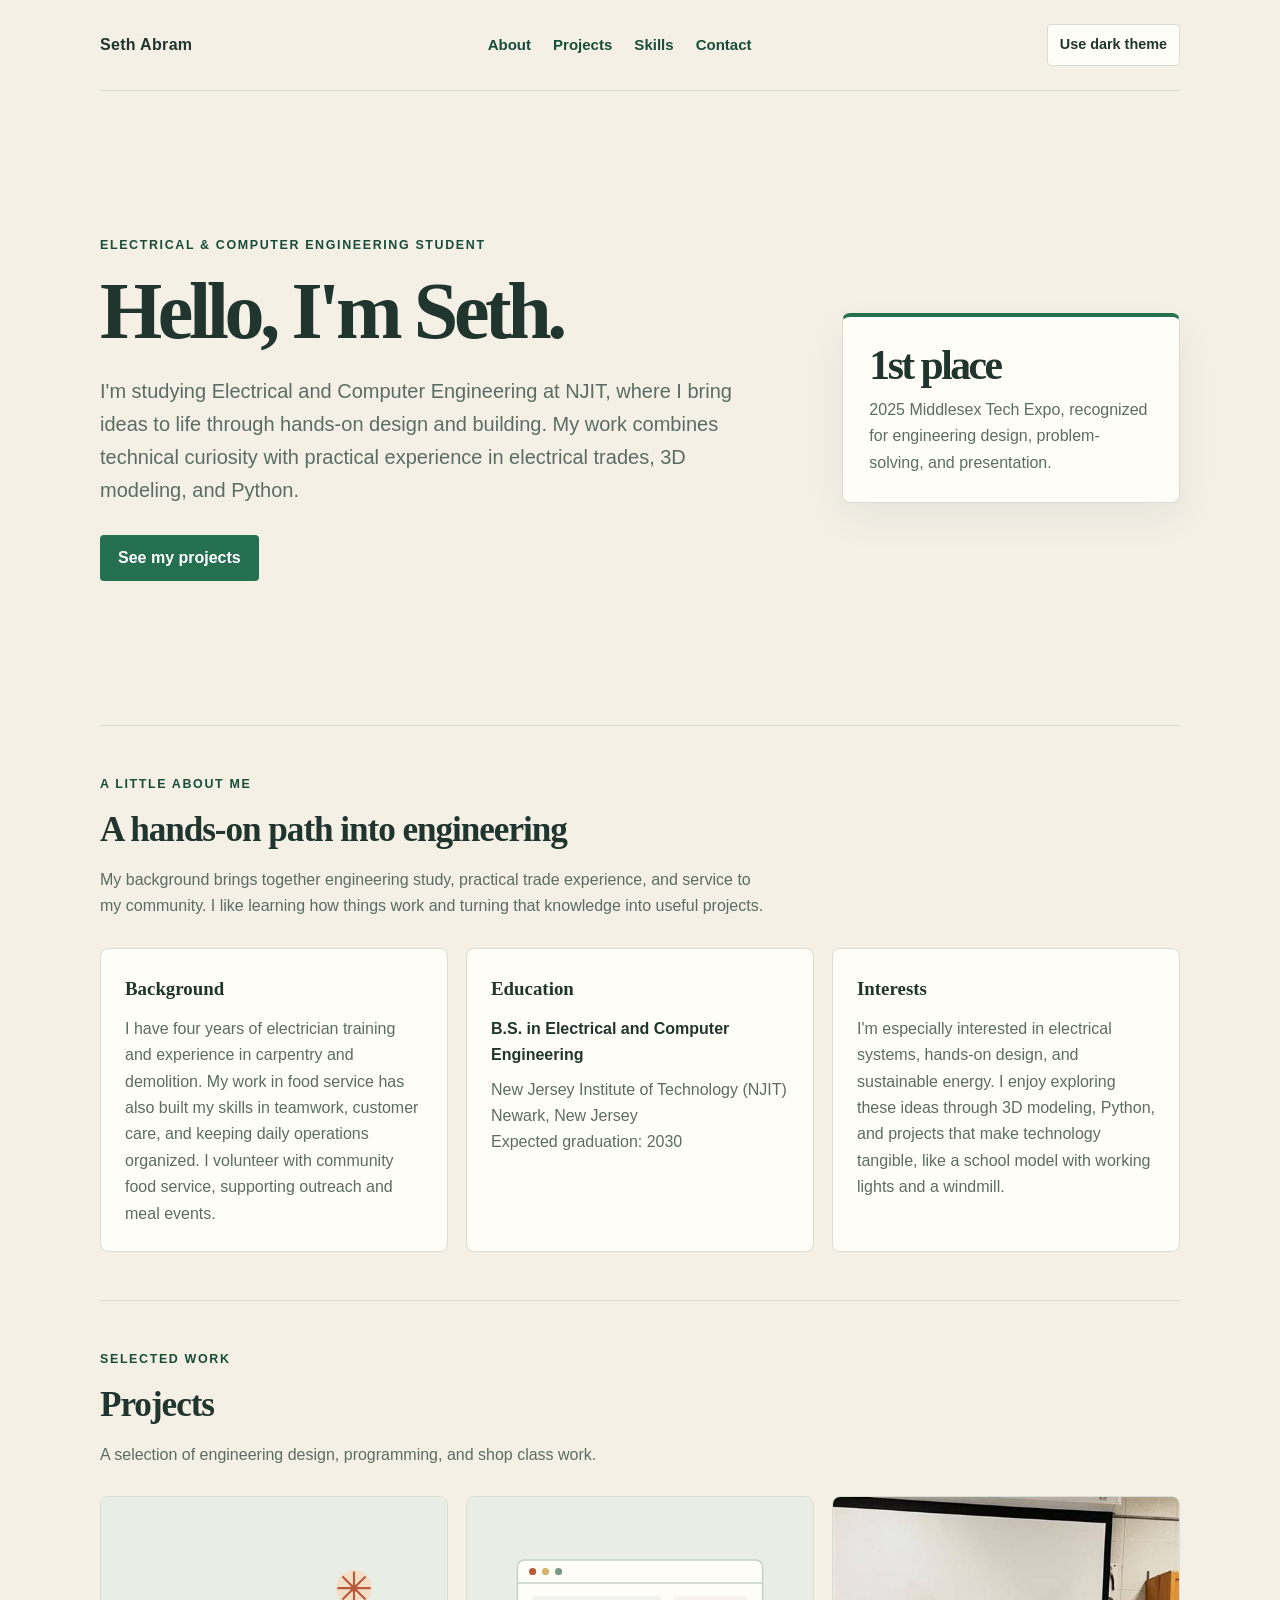
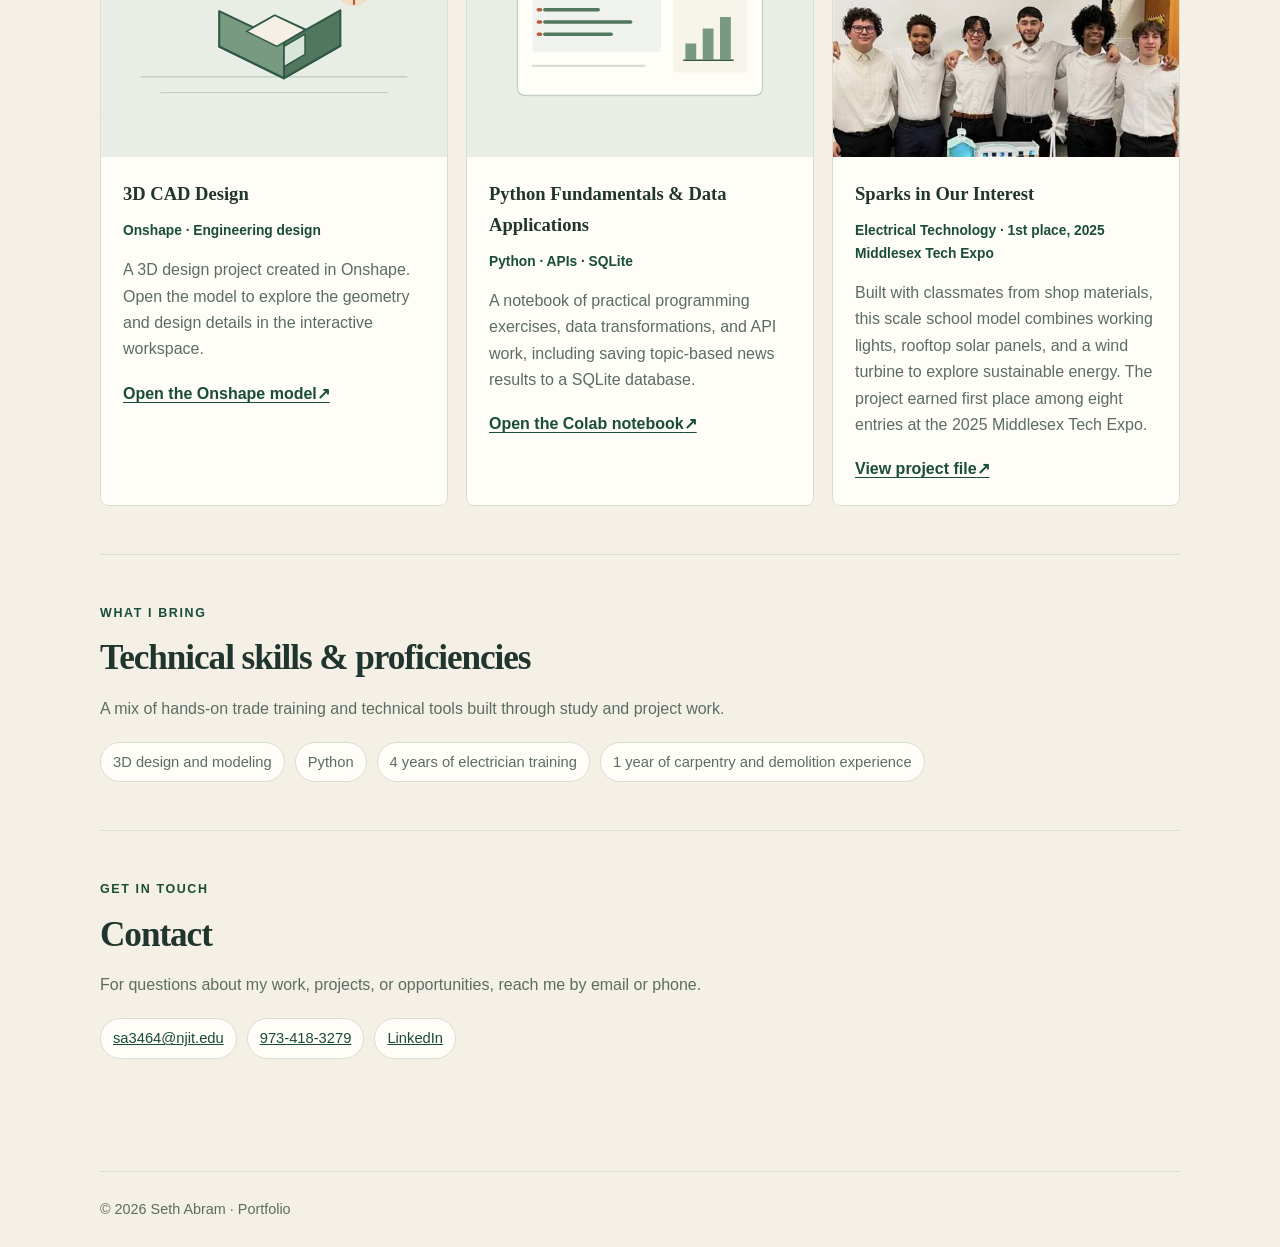
<file: index.html>
﻿<!doctype html>
<html lang="en">
<head>
  <meta charset="utf-8">
  <meta name="viewport" content="width=device-width, initial-scale=1">
  <meta name="description" content="Seth Abram's portfolio: electrical and computer engineering, hands-on projects, and community work.">
  <title>Seth Abram | Engineering Portfolio</title>
  <link rel="stylesheet" href="styles.css">
  <noscript>
    <style>
      @media (max-width: 720px) { header.menu-enhanced:not(.menu-open) nav { display: flex; } }
    </style>
  </noscript>
</head>
<body>
  <div class="shell">
    <header class="menu-enhanced">
      <a class="brand" href="#home">Seth Abram</a>
      <button class="menu-toggle" type="button" aria-controls="site-navigation" aria-expanded="false">
        <span class="menu-icon" aria-hidden="true"><span></span><span></span><span></span></span>
        <span class="menu-label">Menu</span>
      </button>
      <nav id="site-navigation" aria-label="Main navigation">
        <a href="#about">About</a>
        <a href="#project">Projects</a>
        <a href="#skills">Skills</a>
        <a href="#contact">Contact</a>
      </nav>
      <button class="theme-toggle" type="button" aria-pressed="false">Use dark theme</button>
    </header>

    <main id="home">
      <section class="hero" aria-labelledby="intro-title">
        <div>
          <p class="eyebrow">Electrical &amp; Computer Engineering Student</p>
          <h1 id="intro-title">Hello, I'm Seth.</h1>
          <p class="lead">I'm studying Electrical and Computer Engineering at NJIT, where I bring ideas to life through hands-on design and building. My work combines technical curiosity with practical experience in electrical trades, 3D modeling, and Python.</p>
          <a class="button" href="#project">See my projects</a>
        </div>
        <aside class="highlight" aria-label="Project award">
          <strong>1st place</strong>
          <p>2025 Middlesex Tech Expo, recognized for engineering design, problem-solving, and presentation.</p>
        </aside>
      </section>

      <section class="section" id="about" aria-labelledby="about-title">
        <p class="eyebrow">A little about me</p>
        <h2 id="about-title">A hands-on path into engineering</h2>
        <p class="section-intro">My background brings together engineering study, practical trade experience, and service to my community. I like learning how things work and turning that knowledge into useful projects.</p>
        <div class="about-grid">
          <article class="about-card">
            <h3>Background</h3>
            <p>I have four years of electrician training and experience in carpentry and demolition. My work in food service has also built my skills in teamwork, customer care, and keeping daily operations organized. I volunteer with community food service, supporting outreach and meal events.</p>
          </article>
          <article class="about-card">
            <h3>Education</h3>
            <p class="detail">B.S. in Electrical and Computer Engineering</p>
            <p>New Jersey Institute of Technology (NJIT)<br>Newark, New Jersey<br>Expected graduation: 2030</p>
          </article>
          <article class="about-card">
            <h3>Interests</h3>
            <p>I'm especially interested in electrical systems, hands-on design, and sustainable energy. I enjoy exploring these ideas through 3D modeling, Python, and projects that make technology tangible, like a school model with working lights and a windmill.</p>
          </article>
        </div>
      </section>

      <section class="section" id="project" aria-labelledby="project-title">
        <p class="eyebrow">Selected work</p>
        <h2 id="project-title">Projects</h2>
        <p class="section-intro">A selection of engineering design, programming, and shop class work.</p>
        <div class="project-grid">
          <article class="project">
            <figure class="project-visual">
              <svg viewBox="0 0 480 240" role="img" aria-labelledby="cad-art-title" xmlns="http://www.w3.org/2000/svg">
                <title id="cad-art-title">Illustrated 3D CAD model preview</title>
                <rect width="480" height="240" fill="#e8eee6"/>
                <path d="M55 189H425M82 211H398" stroke="#c3d2c5" stroke-width="2"/>
                <path d="m164 147 77-43 91 42-78 45z" fill="#b9cbbb" stroke="#315947" stroke-width="3" stroke-linejoin="round"/>
                <path d="m164 147 90 44v-50l-90-43z" fill="#789a80" stroke="#315947" stroke-width="3" stroke-linejoin="round"/>
                <path d="m254 191 78-45v-49l-78 44z" fill="#52775f" stroke="#315947" stroke-width="3" stroke-linejoin="round"/>
                <path d="m202 126 39-22 42 20-39 23z" fill="#f4f0e6" stroke="#315947" stroke-width="2"/>
                <path d="m254 147 29-17v28l-29 17z" fill="#d9e5d9" stroke="#315947" stroke-width="2"/>
                <circle cx="351" cy="66" r="25" fill="#f3dfc8"/>
                <path d="M351 43v46M328 66h46M335 50l32 32M367 50l-32 32" stroke="#b85c3c" stroke-width="3"/>
                <circle cx="351" cy="66" r="5" fill="#b85c3c"/>
              </svg>
            </figure>
            <div class="project-copy">
              <h3>3D CAD Design</h3>
              <span class="tag">Onshape · Engineering design</span>
              <p>A 3D design project created in Onshape. Open the model to explore the geometry and design details in the interactive workspace.</p>
              <a class="project-link" href="https://njit.onshape.com/documents/0aea7aea014eb0422e56f4d3/w/9cc1cb31d724f7c63276c599/e/1fc36db1c52118f32a6496ce" target="_blank" rel="noopener noreferrer">Open the Onshape model <span aria-hidden="true">&#8599;</span></a>
            </div>
          </article>

          <article class="project">
            <figure class="project-visual">
              <svg viewBox="0 0 480 240" role="img" aria-labelledby="python-art-title" xmlns="http://www.w3.org/2000/svg">
                <title id="python-art-title">Illustrated Python notebook preview</title>
                <rect width="480" height="240" fill="#e8eee6"/>
                <rect x="70" y="27" width="340" height="188" rx="10" fill="#fffdf7" stroke="#c3d2c5" stroke-width="2"/>
                <path d="M70 59h340" stroke="#c3d2c5" stroke-width="2"/>
                <circle cx="91" cy="43" r="5" fill="#b85c3c"/><circle cx="109" cy="43" r="5" fill="#d7b16d"/><circle cx="127" cy="43" r="5" fill="#789a80"/>
                <rect x="91" y="77" width="178" height="78" rx="5" fill="#f0f3ed"/>
                <path d="M108 96h74M108 113h119M108 130h92" stroke="#52775f" stroke-width="5" stroke-linecap="round"/>
                <path d="M99 96h3M99 113h3M99 130h3" stroke="#b85c3c" stroke-width="5" stroke-linecap="round"/>
                <rect x="286" y="77" width="103" height="106" rx="5" fill="#f7f4eb"/>
                <path d="M303 165v-22h15v22M327 165v-43h15v43M351 165v-59h15v59" fill="#789a80"/>
                <path d="M300 166h70" stroke="#315947" stroke-width="2"/>
                <path d="M91 174h155" stroke="#d8ded3" stroke-width="3" stroke-linecap="round"/>
              </svg>
            </figure>
            <div class="project-copy">
              <h3>Python Fundamentals &amp; Data Applications</h3>
              <span class="tag">Python · APIs · SQLite</span>
              <p>A notebook of practical programming exercises, data transformations, and API work, including saving topic-based news results to a SQLite database.</p>
              <a class="project-link" href="https://colab.research.google.com/drive/19fRnEFeNv5ZPYm5_3ECFX3wJeFePKDI2" target="_blank" rel="noopener noreferrer">Open the Colab notebook <span aria-hidden="true">&#8599;</span></a>
            </div>
          </article>

          <article class="project">
            <figure class="project-visual">
              <img src="assets/sparks-in-our-interest.jpg" alt="Students standing with their scale school model, which includes working lights, rooftop solar panels, and a wind turbine." width="500" height="618" loading="lazy" decoding="async">
            </figure>
            <div class="project-copy">
              <h3>Sparks in Our Interest</h3>
              <span class="tag">Electrical Technology · 1st place, 2025 Middlesex Tech Expo</span>
              <p>Built with classmates from shop materials, this scale school model combines working lights, rooftop solar panels, and a wind turbine to explore sustainable energy. The project earned first place among eight entries at the 2025 Middlesex Tech Expo.</p>
              <a class="project-link" href="https://drive.google.com/file/d/19LQHEqdbEwi-O47jrmDjEgJBhbJyBkG-/view?usp=sharing" target="_blank" rel="noopener noreferrer">View project file <span aria-hidden="true">&#8599;</span></a>
            </div>
          </article>
        </div>
      </section>
      <section class="section" id="skills" aria-labelledby="skills-title">
        <p class="eyebrow">What I bring</p>
        <h2 id="skills-title">Technical skills &amp; proficiencies</h2>
        <p class="section-intro">A mix of hands-on trade training and technical tools built through study and project work.</p>
        <ul class="skills">
          <li>3D design and modeling</li>
          <li>Python</li>
          <li>4 years of electrician training</li>
          <li>1 year of carpentry and demolition experience</li>
        </ul>
      </section>

      <section class="section" id="contact" aria-labelledby="contact-title">
        <p class="eyebrow">Get in touch</p>
        <h2 id="contact-title">Contact</h2>
        <p class="section-intro">For questions about my work, projects, or opportunities, reach me by email or phone.</p>
        <ul class="skills" aria-label="Contact details">
          <li><a href="mailto:sa3464@njit.edu">sa3464@njit.edu</a></li>
          <li><a href="tel:+19734183279">973-418-3279</a></li>
          <li><a href="https://www.linkedin.com/in/seth-abram-7b9298439/" target="_blank" rel="noopener noreferrer">LinkedIn</a></li>
        </ul>
      </section>
    </main>

    <footer>
      <p>© <span id="year">2026</span> Seth Abram · Portfolio</p>
    </footer>
  </div>
  <script>
    const siteHeader = document.querySelector("header");
    const menuToggle = document.querySelector(".menu-toggle");
    const siteNavigation = document.getElementById("site-navigation");
    const menuLabel = document.querySelector(".menu-label");
    const themeToggle = document.querySelector(".theme-toggle");
    const root = document.documentElement;
    const mobileLayout = window.matchMedia("(max-width: 720px)");
    const projectCards = document.querySelectorAll(".project");

    if ("IntersectionObserver" in window && !window.matchMedia("(prefers-reduced-motion: reduce)").matches) {
      const projectObserver = new IntersectionObserver((entries, observer) => {
        entries.forEach((entry) => {
          if (entry.isIntersecting) {
            entry.target.classList.add("is-visible");
            observer.unobserve(entry.target);
          }
        });
      }, { rootMargin: "0px 0px -32px 0px", threshold: 0.12 });

      root.classList.add("motion-ready");
      projectCards.forEach((card) => projectObserver.observe(card));
    }

    document.getElementById("year").textContent = new Date().getFullYear();

    menuToggle.addEventListener("click", () => {
      const isOpen = siteHeader.classList.toggle("menu-open");
      menuToggle.setAttribute("aria-expanded", String(isOpen));
      menuLabel.textContent = isOpen ? "Close menu" : "Menu";
    });
    siteNavigation.addEventListener("click", (event) => {
      if (event.target.closest("a") && mobileLayout.matches) {
        siteHeader.classList.remove("menu-open");
        menuToggle.setAttribute("aria-expanded", "false");
        menuLabel.textContent = "Menu";
        menuToggle.focus();
      }
    });
    document.addEventListener("keydown", (event) => {
      if (event.key === "Escape" && siteHeader.classList.contains("menu-open")) {
        siteHeader.classList.remove("menu-open");
        menuToggle.setAttribute("aria-expanded", "false");
        menuLabel.textContent = "Menu";
        menuToggle.focus();
      }
    });

    const setTheme = (theme) => {
      const isDark = theme === "dark";
      root.dataset.theme = isDark ? "dark" : "light";
      themeToggle.setAttribute("aria-pressed", String(isDark));
      themeToggle.textContent = isDark ? "Use light theme" : "Use dark theme";
    };
    try {
      const savedTheme = localStorage.getItem("portfolio-theme");
      if (savedTheme === "dark" || savedTheme === "light") setTheme(savedTheme);
    } catch {
      // Theme switching still works when browser storage is unavailable.
    }
    themeToggle.addEventListener("click", () => {
      const nextTheme = root.dataset.theme === "dark" ? "light" : "dark";
      setTheme(nextTheme);
      try {
        localStorage.setItem("portfolio-theme", nextTheme);
      } catch {
        // Keep the selected theme for this page view if storage is unavailable.
      }
    });
  </script>
</body>
</html>
</file>
<file: styles.css>
﻿    :root {
      color-scheme: light;
      --paper: #f4f0e6;
      --ink: #20352d;
      --muted: #5b6d63;
      --accent: #267052;
      --accent-dark: #194d39;
      --line: #d8ded3;
      --card: #fffdf7;
      --focus: #98472e;
      font-family: Arial, Helvetica, sans-serif;
    }

    * { box-sizing: border-box; }

    html { scroll-behavior: smooth; }

    body {
      margin: 0;
      background: var(--paper);
      color: var(--ink);
      line-height: 1.65;
    }

    a {
      color: var(--accent-dark);
      transition: color 180ms ease;
    }
    a:hover { color: var(--focus); }
    a:focus-visible { outline: 3px solid var(--focus); outline-offset: 4px; }

    .shell { width: min(1080px, calc(100% - 40px)); margin-inline: auto; }

    header {
      display: flex;
      align-items: center;
      justify-content: space-between;
      gap: 24px;
      padding-block: 24px;
      border-bottom: 1px solid var(--line);
    }

    .brand {
      color: var(--ink);
      font-size: 1rem;
      font-weight: 750;
      letter-spacing: .02em;
      text-decoration: none;
    }

    nav { display: flex; flex-wrap: wrap; gap: 22px; }
    nav a { font-size: .94rem; font-weight: 650; text-decoration: none; }

    main { padding-bottom: 64px; }

    .hero {
      display: grid;
      grid-template-columns: minmax(0, 1.45fr) minmax(220px, .75fr);
      align-items: center;
      gap: clamp(36px, 7vw, 92px);
      padding-block: clamp(72px, 12vw, 144px);
    }

    .eyebrow {
      margin: 0 0 14px;
      color: var(--accent-dark);
      font-size: .78rem;
      font-weight: 800;
      letter-spacing: .13em;
      text-transform: uppercase;
    }

    h1, h2, h3, p { margin-top: 0; }
    h1, h2, h3, .highlight strong { font-family: Georgia, "Times New Roman", serif; }
    h1 { max-width: 740px; margin-bottom: 22px; font-size: clamp(2.5rem, 7vw, 5rem); line-height: 1.04; letter-spacing: -.055em; }
    h2 { margin-bottom: 16px; font-size: clamp(1.6rem, 3vw, 2.2rem); line-height: 1.2; letter-spacing: -.03em; }
    .lead { max-width: 680px; margin-bottom: 28px; color: var(--muted); font-size: clamp(1.08rem, 2vw, 1.25rem); }

    .button {
      display: inline-flex;
      align-items: center;
      min-height: 46px;
      padding: 10px 18px;
      border-radius: 4px;
      background: var(--accent);
      color: white;
      font-weight: 700;
      text-decoration: none;
      transition: background-color 180ms ease, box-shadow 180ms ease, transform 180ms ease;
    }

    .button:hover { background: var(--accent-dark); color: white; }

    .highlight {
      padding: 26px;
      border: 1px solid var(--line);
      border-top: 4px solid var(--accent);
      border-radius: 8px;
      background: var(--card);
      box-shadow: 0 16px 40px rgb(23 42 53 / 6%);
    }

    .highlight strong { display: block; margin-bottom: 8px; font-size: 2.6rem; line-height: 1.1; letter-spacing: -.06em; }
    .highlight p { margin-bottom: 0; color: var(--muted); }

    .section { padding-block: 48px; border-top: 1px solid var(--line); }
    .section-intro { max-width: 670px; color: var(--muted); }

    .about-grid {
      display: grid;
      grid-template-columns: repeat(3, minmax(0, 1fr));
      gap: 18px;
      margin-top: 28px;
    }

    .about-card {
      padding: 24px;
      border: 1px solid var(--line);
      border-radius: 8px;
      background: var(--card);
    }

    .about-card h3 { margin-bottom: 12px; font-size: 1.18rem; }
    .about-card p { margin-bottom: 0; color: var(--muted); }
    .about-card .detail { margin-bottom: 8px; color: var(--ink); font-weight: 700; }

    .project-grid {
      display: grid;
      grid-template-columns: repeat(3, minmax(0, 1fr));
      gap: 18px;
      margin-top: 28px;
    }

    .project {
      overflow: hidden;
      border: 1px solid var(--line);
      border-radius: 8px;
      background: var(--card);
      transition: box-shadow 180ms ease, transform 180ms ease;
    }

    .project-visual {
      display: grid;
      height: 260px;
      margin: 0;
      place-items: center;
      overflow: hidden;
      background: #e8eee6;
    }

    .project-visual svg { display: block; width: 100%; height: 100%; }
    .project-visual img { display: block; width: 100%; height: 100%; object-fit: contain; }
    .project-copy { padding: 22px; }
    .project h3 { margin: 0; font-size: 1.16rem; }
    .project p { margin: 14px 0 0; color: var(--muted); }
    .tag { display: inline-block; margin-top: 10px; color: var(--accent-dark); font-size: .86rem; font-weight: 700; }
    .project-link { display: inline-flex; margin-top: 18px; font-weight: 700; text-underline-offset: 3px; }

    .skills { display: flex; flex-wrap: wrap; gap: 10px; margin: 20px 0 0; padding: 0; list-style: none; }
    .skills li { padding: 7px 12px; border: 1px solid var(--line); border-radius: 999px; background: var(--card); color: var(--muted); font-size: .92rem; }

    footer { padding-block: 26px; border-top: 1px solid var(--line); color: var(--muted); font-size: .9rem; }
    footer p { margin: 0; }

    @media (max-width: 720px) {
      header { align-items: flex-start; flex-direction: column; }
      nav { gap: 16px; }
      .hero { grid-template-columns: 1fr; padding-block: 72px; }
      .highlight { max-width: 360px; }
      .about-grid { grid-template-columns: 1fr; }
      .project-grid { grid-template-columns: 1fr; }
    }

    @media (prefers-reduced-motion: no-preference) {
      @keyframes fade-up {
        from { opacity: 0; transform: translateY(16px); }
        to { opacity: 1; transform: translateY(0); }
      }

      .hero h1,
      .hero .lead {
        animation: fade-up 520ms cubic-bezier(.2, .7, .25, 1) both;
      }

      .hero h1 { animation-delay: 40ms; }
      .hero .lead { animation-delay: 120ms; }
    }

:root[data-theme="dark"] {
  color-scheme: dark;
  --paper: #18231f;
  --ink: #f1eee5;
  --muted: #b3c1b7;
  --accent: #356d50;
  --accent-dark: #bbddc8;
  --line: #3b4a42;
  --card: #222f29;
  --focus: #e89a79;
}


.menu-toggle, .theme-toggle {
  display: inline-flex;
  align-items: center;
  justify-content: center;
  gap: 8px;
  min-height: 42px;
  padding: 8px 12px;
  border: 1px solid var(--line);
  border-radius: 4px;
  background: var(--card);
  color: var(--ink);
  font: inherit;
  font-size: .9rem;
  font-weight: 700;
  cursor: pointer;
  transition: background-color 180ms ease, border-color 180ms ease, box-shadow 180ms ease, color 180ms ease, transform 180ms ease;
}

.menu-toggle { display: none; }
.menu-toggle:hover, .theme-toggle:hover { border-color: var(--accent); }
.menu-icon { display: grid; gap: 4px; width: 17px; }
.menu-icon span { display: block; height: 2px; border-radius: 2px; background: currentColor; }

@media (max-width: 720px) {
  header { align-items: center; flex-direction: row; flex-wrap: wrap; gap: 16px; }
  .menu-enhanced .menu-toggle { display: inline-flex; }
  .menu-enhanced:not(.menu-open) nav { display: none; }
  nav { flex-basis: 100%; flex-direction: column; gap: 0; }
  nav a { padding: 10px 0; border-top: 1px solid var(--line); }
}
button:focus-visible { outline: 3px solid var(--focus); outline-offset: 4px; }
:root[data-theme="dark"] .button:hover { color: var(--paper); }

nav a {
  position: relative;
  text-decoration: none;
}

nav a::after {
  position: absolute;
  right: 0;
  bottom: -4px;
  left: 0;
  height: 2px;
  background: var(--accent);
  content: "";
  transform: scaleX(0);
  transform-origin: left;
  transition: transform 180ms ease;
}

@media (hover: hover) and (prefers-reduced-motion: no-preference) {
  nav a:hover::after,
  nav a:focus-visible::after { transform: scaleX(1); }

  .button:hover,
  .menu-toggle:hover,
  .theme-toggle:hover {
    box-shadow: 0 5px 14px rgb(23 42 53 / 12%);
    transform: translateY(-2px);
  }

  .project:hover {
    box-shadow: 0 14px 30px rgb(23 42 53 / 12%);
    transform: translateY(-4px);
  }

  html.motion-ready .project.is-visible:hover {
    box-shadow: 0 14px 30px rgb(23 42 53 / 12%);
    transform: translateY(-4px);
  }
}

@media (prefers-reduced-motion: no-preference) {
  html.motion-ready .project {
    opacity: 0;
    transform: translateY(18px);
    transition: box-shadow 180ms ease, opacity 420ms ease, transform 420ms cubic-bezier(.2, .7, .25, 1);
  }

  html.motion-ready .project.is-visible {
    opacity: 1;
    transform: translateY(0);
  }

  html.motion-ready .project.is-visible:hover {
    transition-delay: 0ms;
    transition-duration: 180ms;
  }

  html.motion-ready .project:nth-child(2) { transition-delay: 60ms; }
  html.motion-ready .project:nth-child(3) { transition-delay: 120ms; }
}

@media (prefers-reduced-motion: reduce) {
  html { scroll-behavior: auto; }

  *,
  *::before,
  *::after {
    animation-duration: 0.01ms !important;
    animation-iteration-count: 1 !important;
    scroll-behavior: auto !important;
    transition-duration: 0.01ms !important;
    transition-delay: 0ms !important;
  }

  html.motion-ready .project {
    opacity: 1;
    transform: none;
  }
}
</file>
